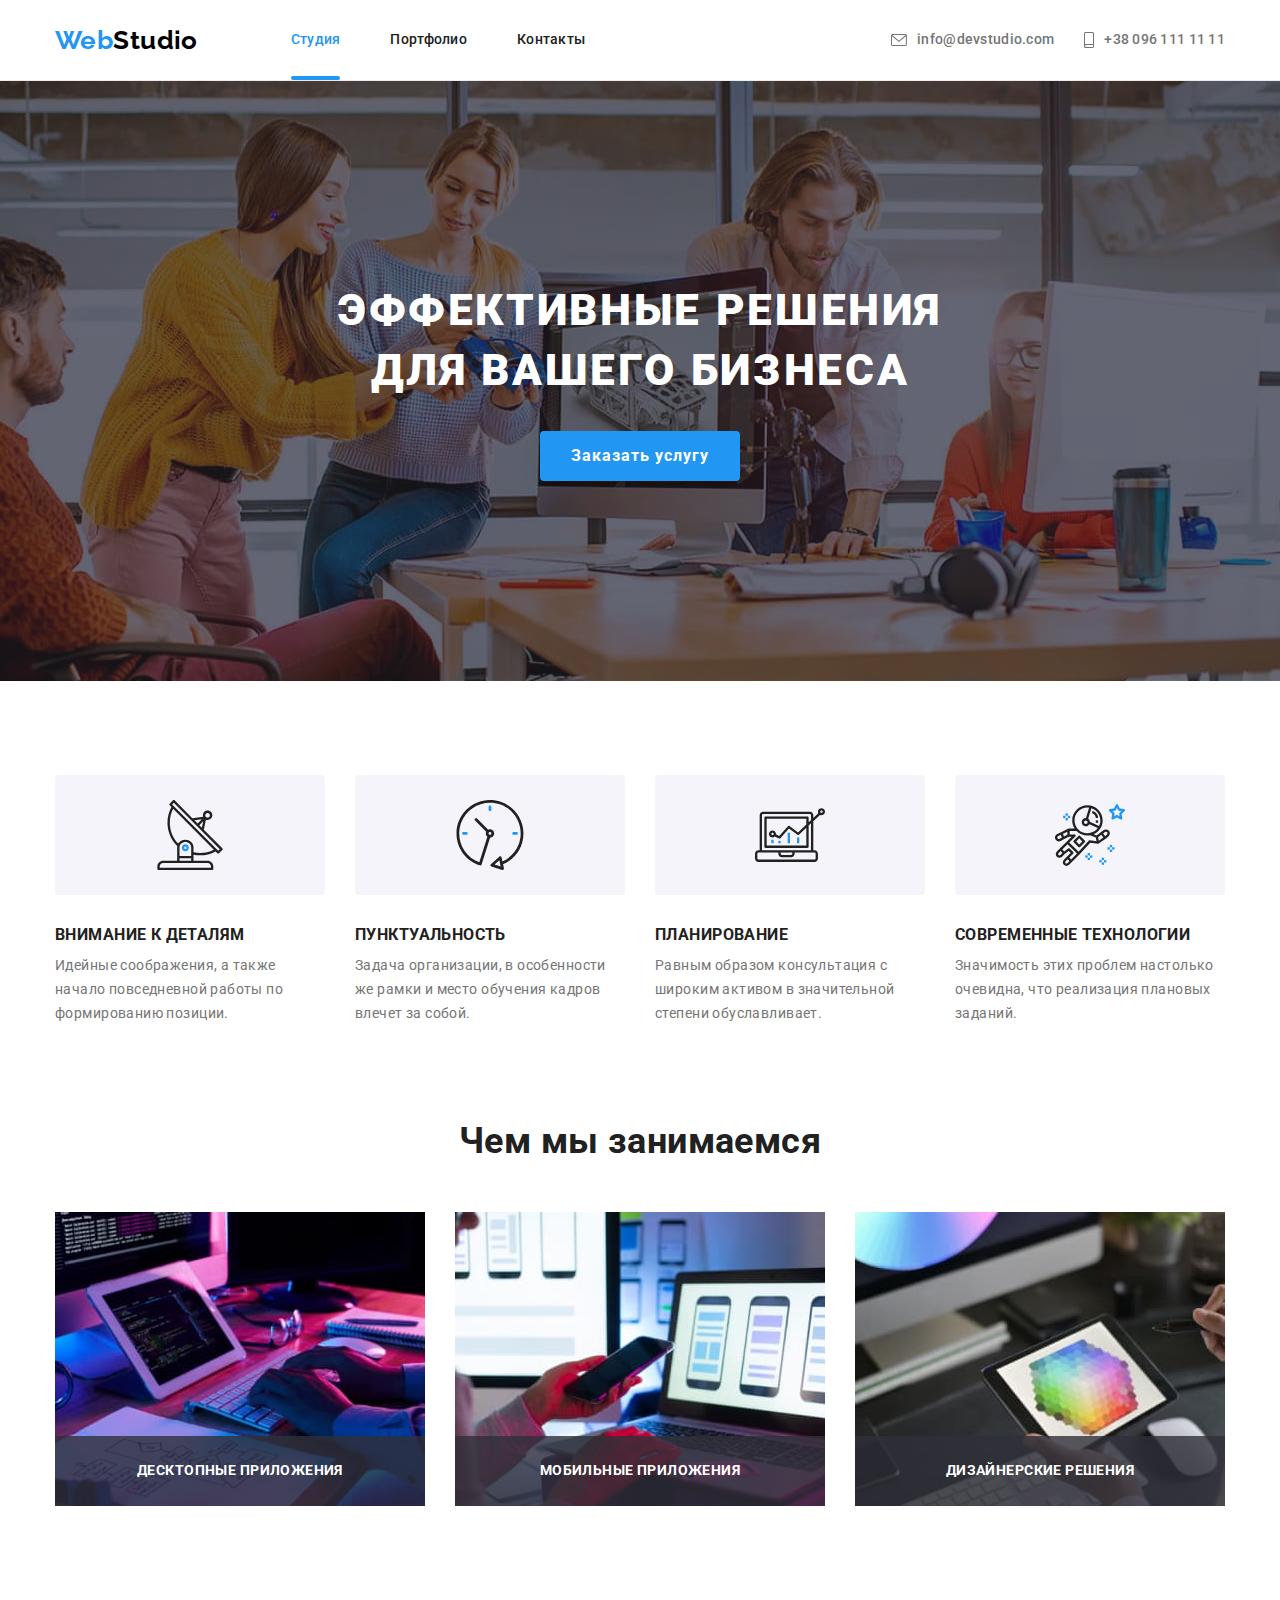
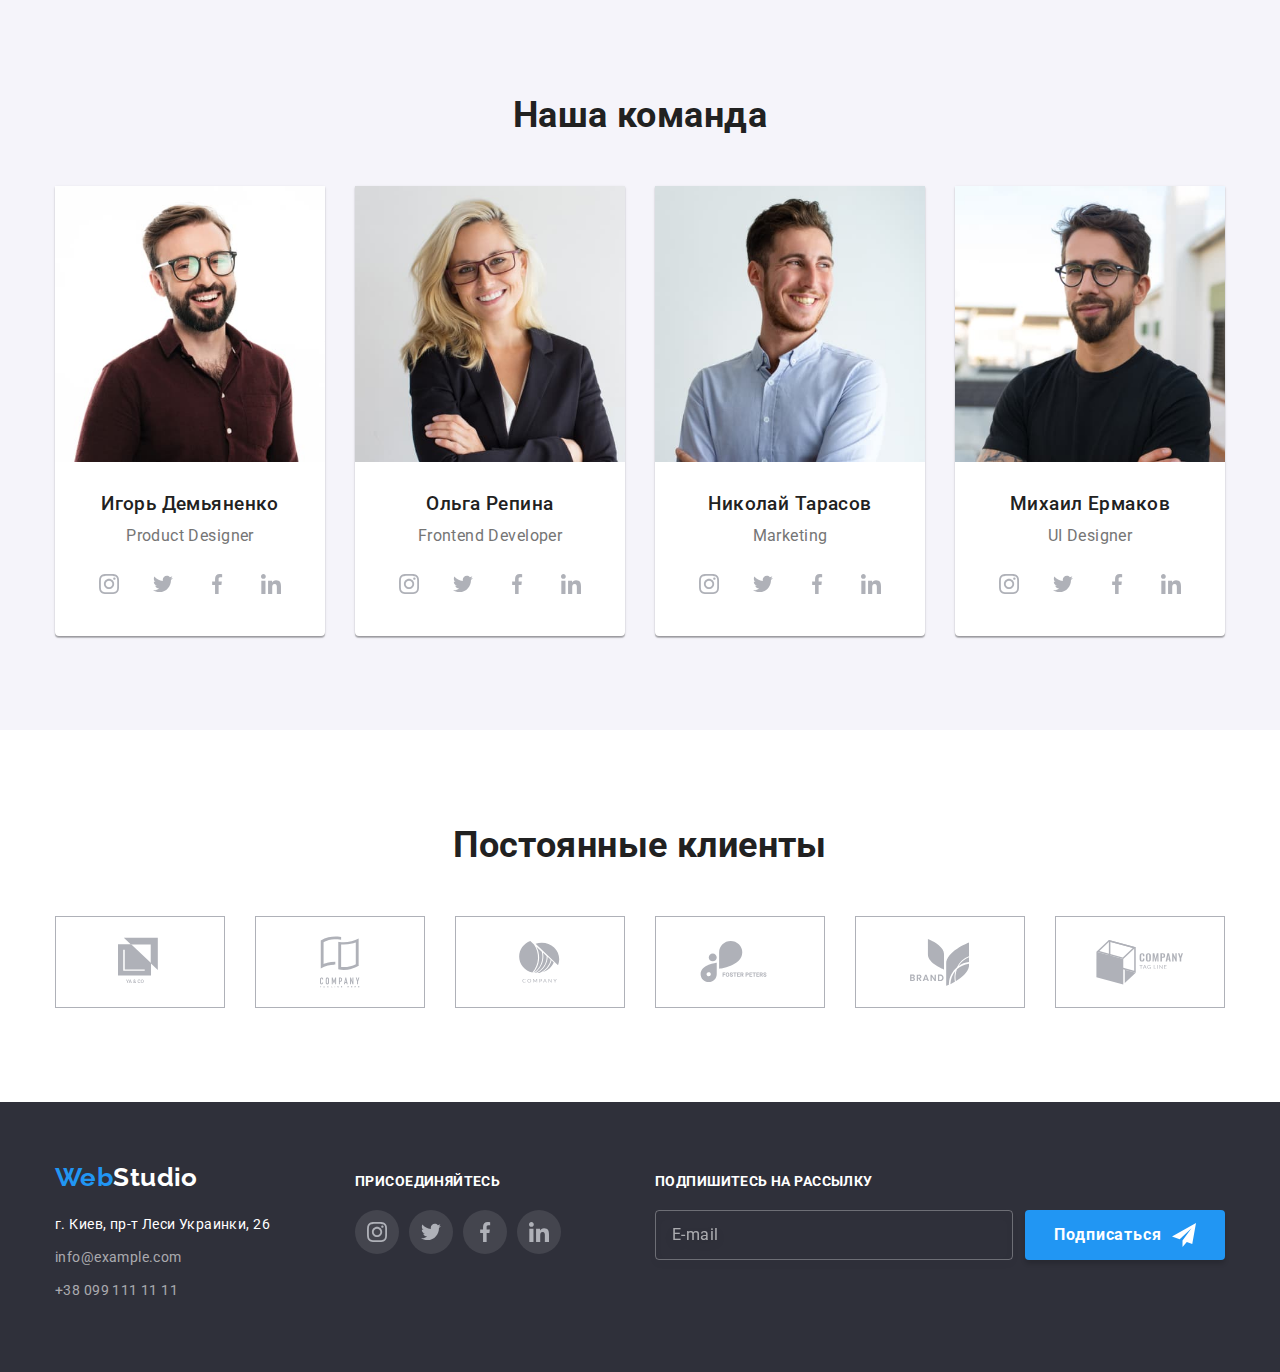
<file: index.html>
<!DOCTYPE html>
<html lang="ru">
<head>
    <meta charset="UTF-8">
    <meta http-equiv="X-UA-Compatible" content="IE=edge">
    <meta name="viewport" content="width=device-width, initial-scale=1.0">
    <title>WebStudio</title>
    <link rel="preconnect" href="https://fonts.gstatic.com">
    <link href="https://fonts.googleapis.com/css2?family=Roboto:wght@400;500;700;900&display=swap" rel="stylesheet">
    <link rel="stylesheet" href="./css/main.min.css">
</head>
<body>
    <header class="page-header">
        <div class="conteiner page-header__container  ">
            <a class="logo page-header__logo" href="./index.html" logo> <span>Web</span>Studio</a>
            <button class="page-header__button" type="button" data-menu-button>
                <svg width="40" height="40" >
                    <use class="icon-menu" href="./images/icons/icons.svg#icon-menu"></use>
                    <!-- <use class="icon-cross" href="./images/icons/icons.svg#icon-cross"></use>  -->
                </svg>
            </button>
            <div class="page-header__menu" data-menu>
                <nav class="navigation">
                    <ul class="menu   list">
                        <li class="menu__item"> <a class="menu__link page-header__link link current" href="./index.html"> Студия </a> </li>
                        <li class="menu__item"> <a class="menu__link page-header__link link" href="./portfolio.html"> Портфолио </a> </li>
                        <li class="menu__item"> <a class="menu__link page-header__link link" href=""> Контакты </a> </li>
                    </ul>
                </nav>
                <ul class="list contacts  ">
                    <li class="contacts__item"> <a class="contacts__link page-header__link link  " href="tel:+380961111111">
                            <svg class="contacts__icon" width="10" height="16">
                                <use href="./images/icons/icons.svg#icon-smartphone"></use>
                            </svg>
                            +38 096 111 11 11 </a>
                    </li>
                    <li class="contacts__item"> <a class="contacts__link page-header__link link  " href="mailto:info@devstudio.com">
                            <svg class="contacts__icon" width="16" height="12">
                                <use href="./images/icons/icons.svg#icon-envelope"></use>
                            </svg> info@devstudio.com </a>
                    </li>
                </ul>
                <ul class="social-networking list">
                    <li class="social-networking__item"> <a class="social-networking__link link" href="">Instagram</a> </li>
                    <li class="social-networking__item"> <a class="social-networking__link link" href="">Twitter</a> </li>
                    <li class="social-networking__item"> <a class="social-networking__link link" href="">Facebook</a> </li>
                    <li class="social-networking__item"> <a class="social-networking__link link" href="">LinkedIn</a> </li>
                </ul>
                <button class="page-header__menu-button" type="button" data-menu-button2>
                    <svg width="40" height="40" >
                        <use class="icon-cross" href="./images/icons/icons.svg#icon-cross"></use>
                    </svg>
                </button>
            </div>
            <!-- <button class="page-header__button" type="button" data-menu-button>
                <svg width="40" height="40" >
                    <use class="icon-menu" href="./images/icons/icons.svg#icon-menu"></use>
                    <use class="icon-cross" href="./images/icons/icons.svg#icon-cross"></use>
                </svg>
            </button> -->
        </div>
    </header>
    <main>
        <!-- main -->
        <!-- hero -->
        <section class="hero">
            <div class="conteiner">
                <h1 class="hero__title">Эффективные решения <br> для вашего бизнеса</h1>
                <button class="main-button" type="button" data-modal-open> Заказать услугу </button>
            </div>
            
        </section>
        <!-- Преимущества -->
        <section class="section benefits">
            <div class="conteiner">
                <h2 class="benefits__title section-title visually-hidden">Наши преимущества</h2>
                <ul class="benefits__list list grid">
                    <li class="benefits__item grid__item">
                        <div class="benefits__icon-box">
                            <svg class="icon" width="70" height="70">
                                <use href="./images/icons/icons.svg#icon-antenna"></use>
                            </svg>
                        </div>
                        <h3 class="benefits__item-title">Внимание к деталям</h3>
                        <p>Идейные соображения, а также начало повседневной работы по формированию позиции.</p>
                    </li>
                    <li class="benefits__item grid__item">
                        <div class="benefits__icon-box">
                            <svg class="icon" width="70" height="70">
                                <use href="./images/icons/icons.svg#icon-clock"></use>
                            </svg>
                        </div>
                        <h3 class="benefits__item-title">Пунктуальность</h3>
                        <p>Задача организации, в особенности же рамки и место обучения кадров влечет за собой.</p>
                    </li>
                    <li class="benefits__item grid__item">
                        <div class="benefits__icon-box">
                            <svg class="icon" width="70" height="70">
                                <use href="./images/icons/icons.svg#icon-diagram"></use>
                            </svg>
                        </div>
                        <h3 class="benefits__item-title">Планирование</h3>
                        <p>Равным образом консультация с широким активом в значительной степени обуславливает.</p>
                    </li>
                    <li class="benefits__item grid__item">
                        <div class="benefits__icon-box">
                            <svg class="icon" width="70" height="70">
                                <use href="./images/icons/icons.svg#icon-astronaut"></use>
                            </svg>
                        </div>
                        <h3 class="benefits__item-title">Современные технологии</h3>
                        <p>Значимость этих проблем настолько очевидна, что реализация плановых заданий.</p>
                    </li>
                </ul>
            </div>
        </section>
        <!--Чем занимаемся -->
        <section class="work">
            <div class="conteiner">
                <h2 class="section-title">Чем мы занимаемся</h2>
                <ul class="work__list list grid">
                    <li class="work__item grid__item"> 
                        <img srcset="./images/studio/box1.jpg 1x, ./images/studio/box1@2x.jpg 2x" src="./images/studio/box1.jpg" 
                        alt=" Вёрстка сайтов" width="370" height="294">
                        <p class="work__label">Десктопные приложения</p> 
                    </li>
                    <li class="work__item grid__item">
                        <img srcset="./images/studio/box2.jpg 1x, ./images/studio/box2@2x.jpg 2x" src="./images/studio/box2.jpg" 
                        alt="Создание приложений" width="370" height="294">
                        <p class="work__label">Мобильные приложения</p> 
                    </li>
                    <li class="work__item grid__item"> 
                        <img srcset="./images/studio/box3.jpg 1x, ./images/studio/box3@2x.jpg 2x" src="./images/studio/box3.jpg" 
                        alt="Веб дизайн" width="370" height="294">
                        <p class="work__label">Дизайнерские решения</p> 
                    </li>
                </ul>
            </div>
        </section>
        <!-- Команда -->
        <section class="section team">
            <div class="conteiner">
                <h2 class="section-title">Наша команда</h2>
                <ul class="list team__list grid">
                    <li class="team__item grid__item member">
                        <img srcset="./images/studio/igor.jpg 1x, ./images/studio/igor@2x.jpg 2x" src="./images/studio/igor.jpg" alt="Участник команды WebStudio" width="270" height="260">
                        <div class="member__card">
                            <h3 class="member__name"> Игорь Демьяненко</h3>
                            <p class="member__position" lang="en">Product Designer</p>
                            <ul class="social-list list">
                                <li class="social-list__item"><a class="social-list__link" href="" target="_blank" rel="noopener noreferrer" >
                                        <svg class="social-list__icon" width="20" height="20">
                                            <use href="./images/icons/icons.svg#icon-instagram"></use>
                                        </svg>
                                    </a>
                                </li>
                                <li class="social-list__item"><a class="social-list__link" href="" target="_blank" rel="noopener noreferrer">
                                        <svg class="social-list__icon" width="20" height="20">
                                            <use href="./images/icons/icons.svg#icon-twitter"></use>
                                        </svg>
                                    </a>
                                </li>
                                <li class="social-list__item"><a class="social-list__link" href="" target="_blank" rel="noopener noreferrer">
                                        <svg class="social-list__icon" width="20" height="20">
                                            <use href="./images/icons/icons.svg#icon-facebook"></use>
                                        </svg>
                                    </a>
                                </li>
                                <li class="social-list__item"><a class="social-list__link" href="" target="_blank" rel="noopener noreferrer">
                                        <svg class="social-list__icon" width="20" height="20">
                                            <use href="./images/icons/icons.svg#icon-linkedin"></use>
                                        </svg>
                                    </a>
                                </li>
                            </ul>
                        </div>
                    </li>
                    <li class="team__item grid__item member">
                        <img srcset="./images/studio/olha.jpg 1x, ./images/studio/olha@2x.jpg 2x" src="./images/studio/olha.jpg" alt="Участник команды WebStudio" width="270" height="260">
                        <div class="member__card">
                            <h3 class="member__name">Ольга Репина</h3>
                            <p class="member__position" lang="en">Frontend Developer</p>
                            <ul class="social-list list">
                                <li class="social-list__item"><a class="social-list__link" href="" target="_blank" rel="noopener noreferrer">
                                        <svg class="social-list__icon" width="20" height="20">
                                            <use href="./images/icons/icons.svg#icon-instagram"></use>
                                        </svg>
                                    </a>
                                </li>
                                <li class="social-list__item"><a class="social-list__link" href="" target="_blank" rel="noopener noreferrer">
                                        <svg class="social-list__icon" width="20" height="20">
                                            <use href="./images/icons/icons.svg#icon-twitter"></use>
                                        </svg>
                                    </a>
                                </li>
                                <li class="social-list__item"><a class="social-list__link" href="" target="_blank" rel="noopener noreferrer">
                                        <svg class="social-list__icon" width="20" height="20">
                                            <use href="./images/icons/icons.svg#icon-facebook"></use>
                                        </svg>
                                    </a>
                                </li>
                                <li class="social-list__item"><a class="social-list__link" href="" target="_blank" rel="noopener noreferrer">
                                        <svg class="social-list__icon" width="20" height="20">
                                            <use href="./images/icons/icons.svg#icon-linkedin"></use>
                                        </svg>
                                    </a>
                                </li>
                            </ul>
                        </div>
                    </li>
                    <li class="team__item grid__item member">
                        <img srcset="./images/studio/nikolay.jpg 1x, ./images/studio/nikolay@2x.jpg 2x" src="./images/studio/nikolay.jpg" alt="Участник команды WebStudio" width="270" height="260">
                        <div class="member__card">
                            <h3 class="member__name">Николай Тарасов</h3>
                            <p class="member__position" lang="en">Marketing</p>
                            <ul class="social-list list">
                                <li class="social-list__item"><a class="social-list__link" href="" target="_blank" rel="noopener noreferrer">
                                        <svg class="social-list__icon" width="20" height="20">
                                            <use href="./images/icons/icons.svg#icon-instagram"></use>
                                        </svg>
                                    </a>
                                </li>
                                <li class="social-list__item"><a class="social-list__link" href="" target="_blank" rel="noopener noreferrer">
                                        <svg class="social-list__icon" width="20" height="20">
                                            <use href="./images/icons/icons.svg#icon-twitter"></use>
                                        </svg>
                                    </a>
                                </li>
                                <li class="social-list__item"><a class="social-list__link" href="" target="_blank" rel="noopener noreferrer">
                                        <svg class="social-list__icon" width="20" height="20">
                                            <use href="./images/icons/icons.svg#icon-facebook"></use>
                                        </svg>
                                    </a>
                                </li>
                                <li class="social-list__item"><a class="social-list__link" href="" target="_blank" rel="noopener noreferrer">
                                        <svg class="social-list__icon" width="20" height="20">
                                            <use href="./images/icons/icons.svg#icon-linkedin"></use>
                                        </svg>
                                    </a>
                                </li>
                            </ul>
                        </div>
                    </li>
                    <li class="team__item grid__item member">
                        <img srcset="./images/studio/mihail.jpg 1x, ./images/studio/mihail@2x.jpg 2x" src="./images/studio/mihail.jpg" alt="Участник команды WebStudio" width="270" height="260">
                        <div class="member__card">
                            <h3 class="member__name">Михаил Ермаков</h3>
                            <p class="member__position" lang="en">UI Designer</p>
                            <ul class="social-list list">
                                <li class="social-list__item"><a class="social-list__link" href="" target="_blank" rel="noopener noreferrer">
                                        <svg class="social-list__icon" width="20" height="20">
                                            <use href="./images/icons/icons.svg#icon-instagram"></use>
                                        </svg>
                                    </a>
                                </li>
                                <li class="social-list__item"><a class="social-list__link" href="" target="_blank" rel="noopener noreferrer">
                                        <svg class="social-list__icon" width="20" height="20">
                                            <use href="./images/icons/icons.svg#icon-twitter"></use>
                                        </svg>
                                    </a>
                                </li>
                                <li class="social-list__item"><a class="social-list__link" href="" target="_blank" rel="noopener noreferrer">
                                        <svg class="social-list__icon" width="20" height="20">
                                            <use href="./images/icons/icons.svg#icon-facebook"></use>
                                        </svg>
                                    </a>
                                </li>
                                <li class="social-list__item"><a class="social-list__link" href="" target="_blank" rel="noopener noreferrer">
                                        <svg class="social-list__icon" width="20" height="20">
                                            <use href="./images/icons/icons.svg#icon-linkedin"></use>
                                        </svg>
                                    </a>
                                </li>
                            </ul>
                        </div>
                    </li>
                </ul>
            </div>
        </section>
        <!-- наши клиенты -->
        <section class="section our-clients">
            <div class="conteiner">
                <h2 class="section-title">Постоянные клиенты</h2>
                <ul class="our-clients__list grid list">
                    <li class=grid__item>
                        <a class="our-clients__link" href="" target="_blank" rel="noopener noreferrer">
                            <svg class="our-clients__icon" width="44" height="50">
                                <use href="./images/icons/icons.svg#icon-logo1"></use>
                            </svg>
                        </a>
                    </li>
                    <li class=grid__item>
                        <a class="our-clients__link" href="" target="_blank" rel="noopener noreferrer">
                            <svg class="our-clients__icon" width="40" height="52">
                                <use href="./images/icons/icons.svg#icon-logo2"></use>
                            </svg>
                        </a>
                    </li>
                    <li class=grid__item>
                        <a class="our-clients__link" href="" target="_blank" rel="noopener noreferrer">
                            <svg class="our-clients__icon" width="41" height="42">
                                <use href="./images/icons/icons.svg#icon-logo3"></use>
                            </svg>
                        </a>
                    </li>
                    <li class=grid__item>
                        <a class="our-clients__link" href="" target="_blank" rel="noopener noreferrer">
                            <svg class="our-clients__icon" width="80" height="42">
                                <use href="./images/icons/icons.svg#icon-logo4"></use>
                            </svg>
                        </a>
                    </li>
                    <li class=grid__item>
                        <a class="our-clients__link" href="" target="_blank" rel="noopener noreferrer">
                            <svg class="our-clients__icon" width="59" height="47">
                                <use href="./images/icons/icons.svg#icon-logo5"></use>
                            </svg>
                        </a>
                    </li>
                    <li class=grid__item>
                        <a class="our-clients__link" href="" target="_blank" rel="noopener noreferrer">
                            <svg class="our-clients__icon" width="88" height="45">
                                <use href="./images/icons/icons.svg#icon-logo6"></use>
                            </svg>
                        </a>
                    </li>
                </ul>
            </div>
        </section>
    </main>
    <footer class="page-footer">
        <div class="conteiner page-footer__conteiner">
            <div class="address">
                <a class="logo page-footer__logo" href="./index.html"><span>Web</span>Studio</a>
                <address>
                    <ul class="address__list list">
                        <li class="address__item"><a class="link link map" href="https://goo.gl/maps/KNrAEFHiZYmfHYcRA" target="_blank"
                                rel="noopener noreferer"> г. Киев, пр-т Леси Украинки, 26 </a> </li>
                        <li class="address__item"><a class="link mail" href="mailto:info@example.com"> info@example.com</a> </li>
                        <li class="address__item"><a class="link tell" href="tel:+380991111111"> +38 099 111 11 11 </a> </li>
                    </ul>
                </address>
            </div>
            <div class="socials">
                <h2 class="socials__title">присоединяйтесь</h2>
                <ul class="social-list list">
                    <li class="social-list__item"><a class="social-list__link" href="" target="_blank" rel="noopener noreferrer">
                            <svg class="social-list__icon" width="20" height="20">
                                <use href="./images/icons/icons.svg#icon-instagram"></use>
                            </svg>
                        </a>
                    </li>
                    <li class="social-list__item"><a class="social-list__link" href="" target="_blank" rel="noopener noreferrer">
                            <svg class="social-list__icon" width="20" height="20">
                                <use href="./images/icons/icons.svg#icon-twitter"></use>
                            </svg>
                        </a>
                    </li>
                    <li class="social-list__item"><a class="social-list__link" href="" target="_blank" rel="noopener noreferrer">
                            <svg class="social-list__icon" width="20" height="20">
                                <use href="./images/icons/icons.svg#icon-facebook"></use>
                            </svg>
                        </a>
                    </li>
                    <li class="social-list__item"><a class="social-list__link" href="" target="_blank" rel="noopener noreferrer">
                            <svg class="social-list__icon" width="20" height="20">
                                <use href="./images/icons/icons.svg#icon-linkedin"></use>
                            </svg>
                        </a>
                    </li>
                </ul>
            </div>
            <div class="subscription">
                <h2 class="subscription__title">Подпишитесь на рассылку</h2>
                <form class="subscription__form">
                    <input class="subscription__input" type="email" name="email-send" id="email-send" placeholder="E-mail">
                    <button class="subscription__btn main-button" type="submit">Подписаться
                        <svg class="subscription__icon" width="24" height="24">
                            <use href="./images/icons/icons.svg#icon-send"></use>
                        </svg>
                    </button>
                </form>
            </div>
        </div>
    </footer>
    <div class="backdrop is-hidden" data-modal>
        <div class="modal">
            <button class="modal__btn-close" type="button" data-modal-close>
                <svg class="modal__btn-close-icon" width="18" height="18">
                    <use href="./images/icons/icons.svg#icon-close"></use>
                </svg>
            </button>
            <p class="modal__title">Оставьте свои данные, мы вам перезвоним</p>
            <form class="form">
                <div class="form__field">
                    <label class="form__field-label" for="name" >Имя</label>
                    <input class="form__field-input" type="text" name="name" id="name">
                    <svg class="form__field-icon" width="18" height="18">
                        <use href="./images/icons/icons.svg#icon-person"></use>
                    </svg>
                </div>
                <div class="form__field">
                    <label class="form__field-label" for="tel">Телефон</label>
                    <input class="form__field-input" type="tel" name="tel" id="tel">
                    <svg class="form__field-icon" width="18" height="18">
                        <use href="./images/icons/icons.svg#icon-phone"></use>
                    </svg>
                </div>
                <div class="form__field">
                    <label class="form__field-label" for="email">Почта</label>
                    <input class="form__field-input" type="email" name="email" id="email">
                    <svg class="form__field-icon" width="18" height="18">
                        <use href="./images/icons/icons.svg#icon-email"></use>
                    </svg>
                </div>
                <div class="form__field">
                    <label class="form__field-label" for="comment">Коментарий</label>
                    <textarea class="form__field-input form__field-input--resize" name="comment" id="comment" cols="8" rows="10" placeholder="Введите текст"></textarea>
                </div>
                <div class="agreement">
                    <label class="agreement__label" for="agree">
                        <input class="agreement__checkbox" type="checkbox" name="agree" id="agree" required>
                        <svg class="agreement__icon" width="16" height="15">
                            <use href="./images/icons/icons.svg#icon-check"></use>
                        </svg>
                        <span>Соглашаюсь с рассылкой и принимаю <a class="agreement__condition" href="" target="_blank">Условия договора</a></span>
                    </label>
                    
                </div>
                <button class="form__btn main-button" type="submit">Отправить</button>
            </form>
        </div>
    </div> 
    <script src="./js/modal.js"></script>
    <script src="./js/mobile-menu.js"></script>
</body>
</html>
</file>
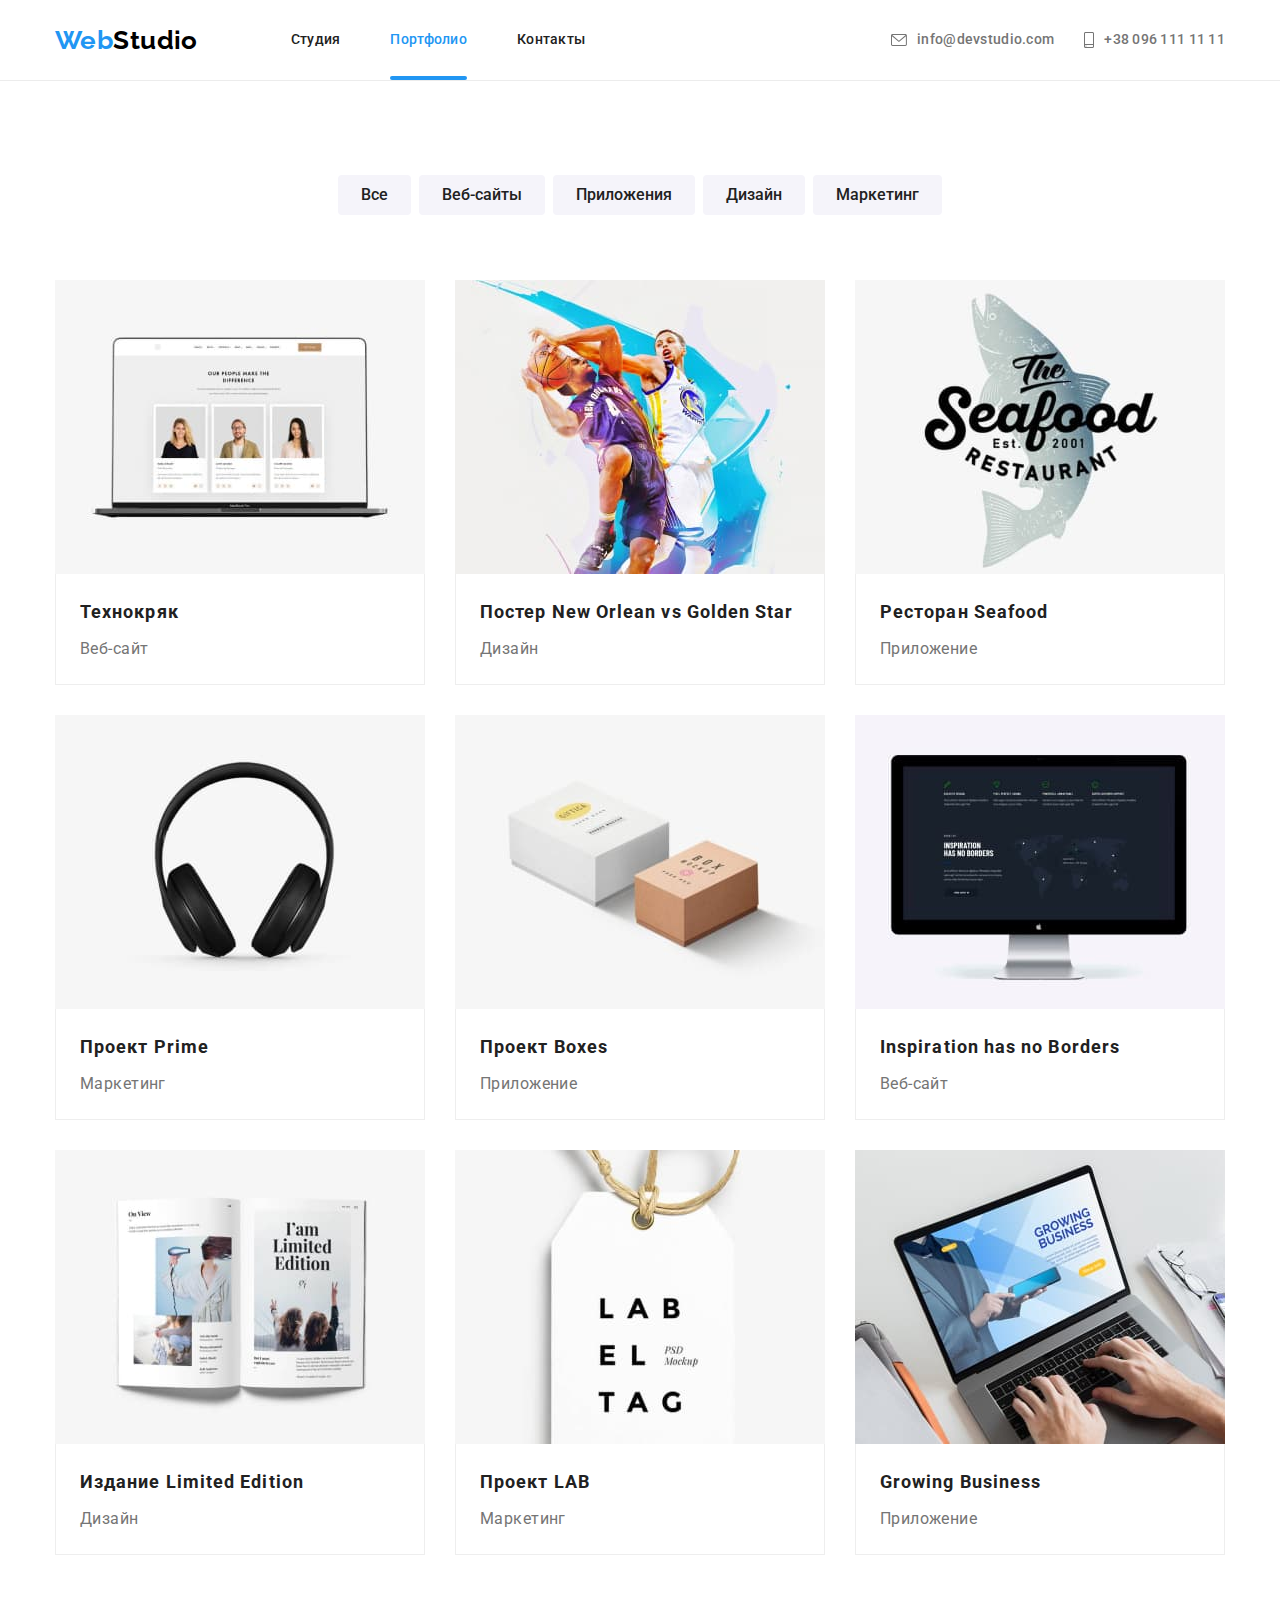
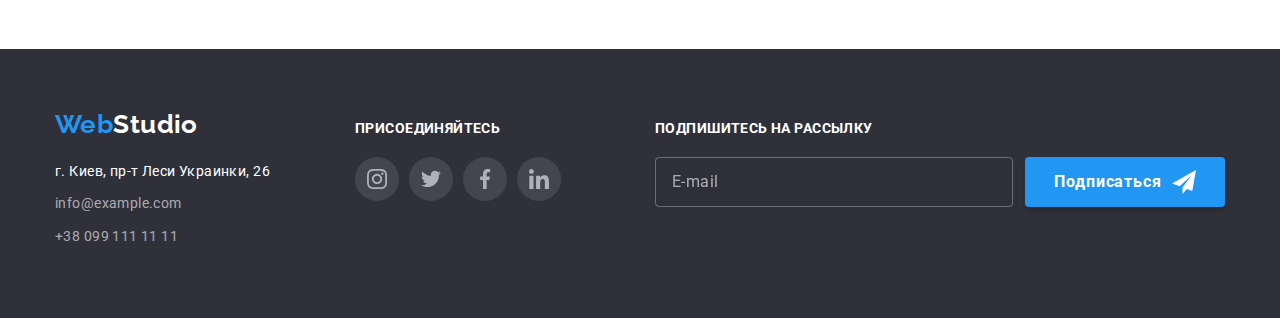
<file: portfolio.html>
<!DOCTYPE html>
<html lang="ru">

<head>
    <meta charset="UTF-8">
    <meta http-equiv="X-UA-Compatible" content="IE=edge">
    <meta name="viewport" content="width=device-width, initial-scale=1.0">
    <title>WebStudio-Портфолио</title>
    <link rel="preconnect" href="https://fonts.gstatic.com">
    <link href="https://fonts.googleapis.com/css2?family=Roboto:wght@400;500;700;900&display=swap" rel="stylesheet">
    <link rel="stylesheet" href="./css/main.min.css">
</head>

<body>
    <header class="page-header">
        <div class="conteiner page-header__container  ">
            <a class="logo page-header__logo" href="./index.html" logo> <span>Web</span>Studio</a>
            <div class="page-header__menu" data-menu>
                <nav class="navigation">
                    <ul class="menu   list">
                        <li class="menu__item"> <a class="menu__link page-header__link link" href="./index.html">
                                Студия </a> </li>
                        <li class="menu__item"> <a class="menu__link page-header__link link current"
                                href="./portfolio.html">
                                Портфолио </a> </li>
                        <li class="menu__item"> <a class="menu__link page-header__link link" href=""> Контакты </a>
                        </li>
                    </ul>
                </nav>
                <ul class="list contacts  ">
                    <li class="contacts__item"> <a class="contacts__link page-header__link link  "
                            href="tel:+380961111111">
                            <svg class="contacts__icon" width="10" height="16">
                                <use href="./images/icons/icons.svg#icon-smartphone"></use>
                            </svg>
                            +38 096 111 11 11 </a>
                    </li>
                    <li class="contacts__item">
                        <a class="contacts__link page-header__link link" href="mailto:info@devstudio.com">
                            <svg class="contacts__icon" width="16" height="12">
                                <use href="./images/icons/icons.svg#icon-envelope"></use>
                            </svg> info@devstudio.com
                        </a>
                    </li>
                </ul>
                <ul class="social-networking list">
                    <li class="social-networking__item">
                        <a class="social-networking__link link" href="">Instagram</a>
                    </li>
                    <li class="social-networking__item">
                        <a class="social-networking__link link" href="">Twitter</a>
                    </li>
                    <li class="social-networking__item">
                        <a class="social-networking__link link" href="">Facebook</a>
                    </li>
                    <li class="social-networking__item">
                        <a class="social-networking__link link" href="">LinkedIn</a>
                    </li>
                </ul>
            </div>
            <button class="page-header__button" type="button" data-menu-button>
                <svg width="40" height="40">
                    <use class="icon-menu" href="./images/icons/icons.svg#icon-menu"></use>
                    <use class="icon-cross" href="./images/icons/icons.svg#icon-cross"></use>
                </svg>
            </button>
        </div>
    </header>
    <main>
        <section class="section">
            <div class="conteiner">
                <h1 class="visually-hidden">Портфолио</h1>
                <ul class="list filter">
                    <li class="filter__item"><button class="filter__btn" type="button">Все</button></li>
                    <li class="filter__item"><button class="filter__btn" type="button">Веб-сайты</button></li>
                    <li class="filter__item"><button class="filter__btn" type="button">Приложения</button></li>
                    <li class="filter__item"><button class="filter__btn" type="button">Дизайн</button></li>
                    <li class="filter__item"><button class="filter__btn" type="button">Маркетинг</button></li>
                </ul>
                <ul class="list product grid">
                    <li class="product__card grid__item">
                        <a class="product__link link" href="">
                            <div class="product__description">
                                <picture>
                                    <source
                                        srcset="./images/portfolio/img1/desktop.jpg 1x, ./images/portfolio/img1/desktop@2x.jpg 2x"
                                        media="(min-width: 1200px)" />
                                    <source
                                        srcset="./images/portfolio/img1/tablet.jpg 1x, ./images/portfolio/img1/tablet@2x.jpg 2x"
                                        media="(min-width: 768px)" />
                                    <source
                                        srcset="./images/portfolio/img1/mobile.jpg 1x, ./images/portfolio/img1/mobile@2x.jpg 2x"
                                        media="(max-width: 767.98px)" />
                                    <img src="./images/portfolio/img1/mobile.jpg" alt="photo" />
                                </picture>
                                <!-- <img src="./images/portfolio/img1.jpg" alt="Пример сайта" width="370" height="295"> -->
                                <p class="overlay flexbox">Технокряк это современная площадка распространения
                                    коронавируса. Компании используют эту платформу для цифрового
                                    шпионажа и атак на защищённые сервера конкурентов.</p>
                            </div>
                            <div class="product__info">
                                <h2 class="product__title">Технокряк</h2>
                                <p class="product__type">Веб-сайт</p>
                            </div>
                        </a>
                    </li>
                    <li class="product__card grid__item">
                        <a class="product__link link" href="">
                            <div class="product__description">
                                <picture>
                                    <source
                                        srcset="./images/portfolio/img2/desktop.jpg 1x, ./images/portfolio/img2/desktop@2x.jpg 2x"
                                        media="(min-width: 1200px)" />
                                    <source
                                        srcset="./images/portfolio/img2/tablet.jpg 1x, ./images/portfolio/img2/tablet@2x.jpg 2x"
                                        media="(min-width: 768px)" />
                                    <source
                                        srcset="./images/portfolio/img2/mobile.jpg 1x, ./images/portfolio/img2/mobile@2x.jpg 2x"
                                        media="(max-width: 767.98px)" />
                                    <img src="./images/portfolio/img2/mobile.jpg" alt="photo" />
                                </picture>
                                <p class="overlay flexbox">Технокряк это современная площадка распространения
                                    коронавируса. Компании используют эту платформу для цифрового
                                    шпионажа и атак на защищённые сервера конкурентов.</p>
                            </div>
                            <div class="product__info">
                                <h2 class="product__title">Постер <span lang="en">New Orlean vs Golden Star</span></h2>
                                <p class="product__type">Дизайн</p>
                            </div>
                        </a>
                    </li>
                    <li class="product__card grid__item">
                        <a class="product__link link" href="">
                            <div class="product__description">
                                <picture>
                                    <source srcset="./images/portfolio/img3/desktop.jpg 1x, ./images/portfolio/img3/desktop@2x.jpg 2x"
                                        media="(min-width: 1200px)" />
                                    <source srcset="./images/portfolio/img3/tablet.jpg 1x, ./images/portfolio/img3/tablet@2x.jpg 2x"
                                        media="(min-width: 768px)" />
                                    <source srcset="./images/portfolio/img3/mobile.jpg 1x, ./images/portfolio/img3/mobile@2x.jpg 2x"
                                        media="(max-width: 767.98px)" />
                                    <img src="./images/portfolio/img3/mobile.jpg" alt="photo" />
                                </picture>
                                <p class="overlay flexbox">Технокряк это современная площадка распространения
                                    коронавируса. Компании используют эту платформу для цифрового
                                    шпионажа и атак на защищённые сервера конкурентов.</p>
                            </div>
                            <div class="product__info">
                                <h2 class="product__title">Ресторан <span lang="en">Seafood</span></h2>
                                <p class="product__type">Приложение</p>
                            </div>
                        </a>
                    </li>
                    <li class="product__card grid__item">
                        <a class="product__link link" href="">
                            <div class="product__description">
                                <picture>
                                    <source srcset="./images/portfolio/img4/desktop.jpg 1x, ./images/portfolio/img4/desktop@2x.jpg 2x"
                                        media="(min-width: 1200px)" />
                                    <source srcset="./images/portfolio/img4/tablet.jpg 1x, ./images/portfolio/img4/tablet@2x.jpg 2x"
                                        media="(min-width: 768px)" />
                                    <source srcset="./images/portfolio/img4/mobile.jpg 1x, ./images/portfolio/img4/mobile@2x.jpg 2x"
                                        media="(max-width: 767.98px)" />
                                    <img src="./images/portfolio/img4/mobile.jpg" alt="photo" />
                                </picture>
                                <p class="overlay flexbox">Технокряк это современная площадка распространения
                                    коронавируса. Компании используют эту платформу для цифрового
                                    шпионажа и атак на защищённые сервера конкурентов.</p>
                            </div>
                            <div class="product__info">
                                <h2 class="product__title">Проект <span lang="en">Prime</span></h2>
                                <p class="product__type">Маркетинг</p>
                            </div>
                        </a>
                    </li>
                    <li class="product__card grid__item">
                        <a class="product__link link" href="">
                            <div class="product__description">
                                <picture>
                                    <source srcset="./images/portfolio/img5/desktop.jpg 1x, ./images/portfolio/img5/desktop@2x.jpg 2x"
                                        media="(min-width: 1200px)" />
                                    <source srcset="./images/portfolio/img5/tablet.jpg 1x, ./images/portfolio/img5/tablet@2x.jpg 2x"
                                        media="(min-width: 768px)" />
                                    <source srcset="./images/portfolio/img5/mobile.jpg 1x, ./images/portfolio/img5/mobile@2x.jpg 2x"
                                        media="(max-width: 767.98px)" />
                                    <img src="./images/portfolio/img5/mobile.jpg" alt="photo" />
                                </picture>
                                <p class="overlay flexbox">Технокряк это современная площадка распространения
                                    коронавируса. Компании используют эту платформу для цифрового
                                    шпионажа и атак на защищённые сервера конкурентов.</p>
                            </div>
                            <div class="product__info">
                                <h2 class="product__title">Проект <span lang="en">Boxes</span></h2>
                                <p class="product__type">Приложение</p>
                            </div>
                        </a>
                    </li>
                    <li class="product__card grid__item">
                        <a class="product__link link" href="">
                            <div class="product__description">
                                <picture>
                                    <source srcset="./images/portfolio/img6/desktop.jpg 1x, ./images/portfolio/img6/desktop@2x.jpg 2x"
                                        media="(min-width: 1200px)" />
                                    <source srcset="./images/portfolio/img6/tablet.jpg 1x, ./images/portfolio/img6/tablet@2x.jpg 2x"
                                        media="(min-width: 768px)" />
                                    <source srcset="./images/portfolio/img6/mobile.jpg 1x, ./images/portfolio/img6/mobile@2x.jpg 2x"
                                        media="(max-width: 767.98px)" />
                                    <img src="./images/portfolio/img6/mobile.jpg" alt="photo" />
                                </picture>
                                <p class="overlay flexbox">Технокряк это современная площадка распространения
                                    коронавируса. Компании используют эту платформу для цифрового
                                    шпионажа и атак на защищённые сервера конкурентов.</p>
                            </div>
                            <div class="product__info">
                                <h2 class="product__title" lang="en">Inspiration has no Borders</h2>
                                <p class="product__type">Веб-сайт</p>
                            </div>
                        </a>
                    </li>
                    <li class="product__card grid__item">
                        <a class="product__link link" href="">
                            <div class="product__description">
                                <picture>
                                    <source srcset="./images/portfolio/img7/desktop.jpg 1x, ./images/portfolio/img7/desktop@2x.jpg 2x"
                                        media="(min-width: 1200px)" />
                                    <source srcset="./images/portfolio/img7/tablet.jpg 1x, ./images/portfolio/img7/tablet@2x.jpg 2x"
                                        media="(min-width: 768px)" />
                                    <source srcset="./images/portfolio/img7/mobile.jpg 1x, ./images/portfolio/img7/mobile@2x.jpg 2x"
                                        media="(max-width: 767.98px)" />
                                    <img src="./images/portfolio/img7/mobile.jpg" alt="photo" />
                                </picture>
                                <p class="overlay flexbox">Технокряк это современная площадка распространения
                                    коронавируса. Компании используют эту платформу для цифрового
                                    шпионажа и атак на защищённые сервера конкурентов.</p>
                            </div>
                            <div class="product__info">
                                <h2 class="product__title">Издание <span lang="en">Limited Edition</span></h2>
                                <p class="product__type">Дизайн</p>
                            </div>
                        </a>
                    </li>
                    <li class="product__card grid__item">
                        <a class="product__link link" href="">
                            <div class="product__description">
                                <picture>
                                    <source srcset="./images/portfolio/img8/desktop.jpg 1x, ./images/portfolio/img8/desktop@2x.jpg 2x"
                                        media="(min-width: 1200px)" />
                                    <source srcset="./images/portfolio/img8/tablet.jpg 1x, ./images/portfolio/img8/tablet@2x.jpg 2x"
                                        media="(min-width: 768px)" />
                                    <source srcset="./images/portfolio/img8/mobile.jpg 1x, ./images/portfolio/img8/mobile@2x.jpg 2x"
                                        media="(max-width: 767.98px)" />
                                    <img src="./images/portfolio/img8/mobile.jpg" alt="photo" />
                                </picture>
                                <p class="overlay flexbox">Технокряк это современная площадка распространения
                                    коронавируса. Компании используют эту платформу для цифрового
                                    шпионажа и атак на защищённые сервера конкурентов.</p>
                            </div>
                            <div class="product__info">
                                <h2 class="product__title">Проект <span lang="en">LAB</span></h2>
                                <p class="product__type">Маркетинг</p>
                            </div>
                        </a>
                    </li>
                    <li class="product__card grid__item">
                        <a class="product__link link" href="">
                            <div class="product__description">
                                <picture>
                                    <source srcset="./images/portfolio/img9/desktop.jpg 1x, ./images/portfolio/img9/desktop@2x.jpg 2x"
                                        media="(min-width: 1200px)" />
                                    <source srcset="./images/portfolio/img9/tablet.jpg 1x, ./images/portfolio/img9/tablet@2x.jpg 2x"
                                        media="(min-width: 768px)" />
                                    <source srcset="./images/portfolio/img9/mobile.jpg 1x, ./images/portfolio/img9/mobile@2x.jpg 2x"
                                        media="(max-width: 767.98px)" />
                                    <img src="./images/portfolio/img9/mobile.jpg" alt="photo" />
                                </picture>
                                <p class="overlay flexbox">Технокряк это современная площадка распространения
                                    коронавируса. Компании используют эту платформу для цифрового
                                    шпионажа и атак на защищённые сервера конкурентов.</p>
                            </div>
                            <div class="product__info">
                                <h2 class="product__title" lang="en">Growing Business</h2>
                                <p class="product__type">Приложение</p>
                            </div>
                        </a>
                    </li>
                </ul>
            </div>
        </section>
    </main>
    <footer class="page-footer">
        <div class="conteiner page-footer__conteiner">
            <div class="address">
                <a class="logo page-footer__logo" href="./index.html"><span>Web</span>Studio</a>
                <address>
                    <ul class="address__list list">
                        <li class="address__item"><a class="link link map" href="https://goo.gl/maps/KNrAEFHiZYmfHYcRA"
                                target="_blank" rel="noopener noreferer"> г. Киев, пр-т Леси Украинки, 26 </a> </li>
                        <li class="address__item"><a class="link mail" href="mailto:info@example.com">
                                info@example.com</a>
                        </li>
                        <li class="address__item"><a class="link tell" href="tel:+380991111111"> +38 099 111 11 11 </a>
                        </li>
                    </ul>
                </address>
            </div>
            <div class="socials">
                <h2 class="socials__title">присоединяйтесь</h2>
                <ul class="social-list list">
                    <li class="social-list__item"><a class="social-list__link" href="" target="_blank"
                            rel="noopener noreferrer">
                            <svg class="social-list__icon" width="20" height="20">
                                <use href="./images/icons/icons.svg#icon-instagram"></use>
                            </svg>
                        </a>
                    </li>
                    <li class="social-list__item"><a class="social-list__link" href="" target="_blank"
                            rel="noopener noreferrer">
                            <svg class="social-list__icon" width="20" height="20">
                                <use href="./images/icons/icons.svg#icon-twitter"></use>
                            </svg>
                        </a>
                    </li>
                    <li class="social-list__item"><a class="social-list__link" href="" target="_blank"
                            rel="noopener noreferrer">
                            <svg class="social-list__icon" width="20" height="20">
                                <use href="./images/icons/icons.svg#icon-facebook"></use>
                            </svg>
                        </a>
                    </li>
                    <li class="social-list__item"><a class="social-list__link" href="" target="_blank"
                            rel="noopener noreferrer">
                            <svg class="social-list__icon" width="20" height="20">
                                <use href="./images/icons/icons.svg#icon-linkedin"></use>
                            </svg>
                        </a>
                    </li>
                </ul>
            </div>
            <div class="subscription">
                <h2 class="subscription__title">Подпишитесь на рассылку</h2>
                <form class="subscription__form">
                    <input class="subscription__input" type="email" name="email-send" id="email-send"
                        placeholder="E-mail">
                    <button class="subscription__btn main-button" type="submit">Подписаться
                        <svg class="subscription__icon" width="24" height="24">
                            <use href="./images/icons/icons.svg#icon-send"></use>
                        </svg>
                    </button>
                </form>
            </div>
        </div>
    </footer>
    <script src="./js/modal.js"></script>
    <script src="./js/mobile-menu.js"></script>
</body>

</html>
</file>
<file: css/main.min.css>
/*! modern-normalize v1.0.0 | MIT License | https://github.com/sindresorhus/modern-normalize */*,*::before,*::after{box-sizing:border-box}:root{-moz-tab-size:4;tab-size:4}html{line-height:1.15;-webkit-text-size-adjust:100%}body{margin:0}body{font-family:system-ui,-apple-system,"Segoe UI",Roboto,Helvetica,Arial,sans-serif,"Apple Color Emoji","Segoe UI Emoji"}hr{height:0;color:inherit}abbr[title]{text-decoration:underline dotted}b,strong{font-weight:bolder}code,kbd,samp,pre{font-family:ui-monospace, SFMono-Regular, Consolas, "Liberation Mono", Menlo, monospace;font-size:1em}small{font-size:80%}sub,sup{font-size:75%;line-height:0;position:relative;vertical-align:baseline}sub{bottom:-0.25em}sup{top:-0.5em}table{text-indent:0;border-color:inherit}button,input,optgroup,select,textarea{font-family:inherit;font-size:100%;line-height:1.15;margin:0}button,select{text-transform:none}button,[type="button"],[type="reset"],[type="submit"]{-webkit-appearance:button}::-moz-focus-inner{border-style:none;padding:0}:-moz-focusring{outline:1px dotted ButtonText}:-moz-ui-invalid{box-shadow:none}legend{padding:0}progress{vertical-align:baseline}::-webkit-inner-spin-button,::-webkit-outer-spin-button{height:auto}[type="search"]{-webkit-appearance:textfield;outline-offset:-2px}::-webkit-search-decoration{-webkit-appearance:none}::-webkit-file-upload-button{-webkit-appearance:button;font:inherit}summary{display:list-item}:root{--main-color-text: #757575;--second-color-text: #212121;--dark-bg-color-text: #fff;--accent-color-text: #2196f3;--dark-bgc: #2f303a;--light-bgc: #f5f4fa;--box-shadow: 0px 1px 3px rgba(0, 0, 0, 0.12), 0px 1px 1px rgba(0, 0, 0, 0.14),
    0px 2px 1px rgba(0, 0, 0, 0.2);--color-btn: #212121;--border-product: #eeeeee;--border-header: #ececec;--icon-color: #afb1b8;--box-shadow-product: 1px 1px rgba(0, 0, 0, 0.12),
    0px 4px 4px rgba(0, 0, 0, 0.06), 1px 4px 6px rgba(0, 0, 0, 0.16);--box-shadow-btn: 0px 3px 1px rgba(0, 0, 0, 0.1),
    0px 1px 2px rgba(0, 0, 0, 0.08), 0px 2px 2px rgba(0, 0, 0, 0.12);--bgc-icon-box: #f5f4fa;--time-function: cubic-bezier(0.4, 0, 0.2, 1);--main-font-family: "Roboto", sans-serif;--main-font-size: 14px;--main-font-weight: 400;--main-line-height: 1.71;--main-letter-spacing: 0.03em;--section-font-size: 36px;--section-font-weight: 700;--section-line-height: 1.17}html{box-sizing:border-box}*,*::after,*::before{box-sizing:inherit}body{font-family:var(--main-font-family);font-size:var(--main-font-size);font-weight:var(--main-font-weight);line-height:var(--main-line-height);letter-spacing:var(--main-letter-spacing);color:var(--main-color-text)}h1,h2,h3,h4,h5,h6,p{margin:0}.list{list-style:none;padding-left:0;margin:0}.link{text-decoration:none}.link:hover,.link:focus{color:var(--accent-color-text)}img{display:block;width:100%;height:auto}.visually-hidden{position:absolute !important;clip:rect(1px 1px 1px 1px);clip:rect(1px, 1px, 1px, 1px);padding:0 !important;border:0 !important;height:1px !important;width:1px !important;overflow:hidden}address{font-style:normal}img{width:100%;height:auto}.modal-open{overflow:hidden}@font-face{font-family:"Raleway";font-style:normal;font-weight:700;src:url("../fonts/raleway-v19-latin-700.eot");src:local(""),url("../fonts/raleway-v19-latin-700.eot?#iefix") format("embedded-opentype"),url("../fonts/raleway-v19-latin-700.woff2") format("woff2"),url("../fonts/raleway-v19-latin-700.woff") format("woff"),url("../fonts/raleway-v19-latin-700.ttf") format("truetype"),url("../fonts/raleway-v19-latin-700.svg#Raleway") format("svg")}.conteiner{width:100%;margin-left:auto;margin-right:auto;padding-left:15px;padding-right:15px}@media screen and (min-width: 480px){.conteiner{max-width:480px}}@media screen and (min-width: 768px){.conteiner{max-width:768px}}@media screen and (min-width: 1200px){.conteiner{max-width:1200px}}.grid{display:flex;flex-wrap:wrap;margin-left:calc(var(--space-between) * (-1));margin-top:calc(var(--space-between) * (-1))}.grid__item{width:calc( (100% - var(--grid-item-count) * var(--space-between)) / var(--grid-item-count));margin-left:var(--space-between);margin-top:var(--space-between)}.logo{font-family:"Raleway", sans-serif;font-weight:700;color:#000;text-decoration:none;font-size:24px;line-height:1.16}@media screen and (min-width: 1200px){.logo{font-size:26px;line-height:1.19}}.logo>span{color:var(--accent-color-text)}.main-button{font-weight:700;font-size:16px;line-height:1.87;min-width:200px;min-height:50px;border:transparent;border-radius:4px;box-shadow:0px 4px 4px rgba(0,0,0,0.15);letter-spacing:0.06em;color:var(--dark-bg-color-text);background-color:var(--accent-color-text);cursor:pointer}.page-header__menu{display:flex;flex-direction:column;overflow-y:scroll}@media screen and (max-width: 767.98px){.page-header__menu{display:none;position:fixed;top:0;left:0;width:100%;height:100vh;z-index:10;padding:48px 40px;background-color:var(--dark-bg-color-text)}}@media screen and (min-width: 768px){.page-header__menu{flex-direction:row;align-items:center;flex-grow:2;justify-content:space-between}}.is-open{display:flex}@media screen and (min-width: 768px){.page-header__link{padding-top:32px;padding-bottom:32px;display:flex;align-items:center}}.page-header__button{background-color:transparent;border:none;cursor:pointer}.page-header__button:hover .icon-menu,.page-header__button:focus .icon-menu,.page-header__button:hover .icon-cross,.page-header__button:focus .icon-cross{fill:var(--accent-color-text)}@media screen and (min-width: 768px){.page-header__button{display:none}}.page-header__button.is-open{z-index:10}.page-header__button.is-open .icon-menu{display:none}@media screen and (max-width: 767.98px){.navigation{margin-bottom:auto}}@media screen and (min-width: 768px){.navigation{margin-right:auto}}.page-header-menu{position:relative}body.modal-open .page-header__button{display:none}.page-header__menu-button{position:absolute;top:10px;right:15px;background-color:transparent;border:none;cursor:pointer}.page-header__menu-button:hover .icon-cross,.page-header__menu-button:focus .icon-cross{fill:var(--accent-color-text)}@media screen and (min-width: 768px){.page-header__menu-button{display:none}}.menu{font-size:40px;line-height:1.17;letter-spacing:0.02em;font-weight:500}@media screen and (min-width: 768px){.menu{display:flex;font-size:14px;line-height:1.14}}@media screen and (max-width: 767.98px){.menu__item:not(:last-child){margin-bottom:32px}}@media screen and (min-width: 768px){.menu__item:not(:last-child){margin-right:50px}}.menu__link{color:var(--second-color-text);transition:color 250ms var(--time-function)}@media screen and (min-width: 768px){.menu__link{padding:32px 0}}.current{color:var(--accent-color-text);position:relative}@media screen and (min-width: 768px){.current::after{content:"";position:absolute;bottom:0;display:block;height:4px;width:100%;background-color:#2196f3;border-radius:2px}}.contacts{font-weight:500;letter-spacing:0.02em;line-height:1.17}@media screen and (max-width: 767.98px){.contacts{margin-bottom:64px}}@media screen and (min-width: 768px){.contacts{font-size:12px;line-height:1.16;display:flex;flex-direction:column-reverse}}@media screen and (min-width: 1200px){.contacts{font-size:14px;line-height:1.14;flex-direction:row-reverse}}@media screen and (max-width: 767.98px){.contacts__item:first-child{font-size:34px;color:var(--accent-color-text);margin-bottom:32px}}@media screen and (max-width: 767.98px){.contacts__item:last-child{font-size:24px;color:var(--main-color-text)}}@media screen and (min-width: 1200px){.contacts__item:last-child{margin-right:30px}}.contacts__link{color:inherit;transition:color 250ms var(--time-function)}.contacts__link:hover>.contacts__icon,.contacts__link:focus>.contacts__icon{fill:var(--accent-color-text)}@media screen and (min-width: 768px){.contacts__link{padding:5px 0}}@media screen and (min-width: 1200px){.contacts__link{padding:32px 0}}.contacts__icon{fill:var(--main-color-text);transition:fill 250ms var(--time-function)}@media screen and (max-width: 767.98px){.contacts__icon{display:none}}@media screen and (min-width: 768px){.contacts__icon{margin-right:8px}}@media screen and (min-width: 1200px){.contacts__icon{margin-right:10px}}.social-networking{font-weight:500;font-size:18px;line-height:1.22;display:flex;flex-wrap:wrap;margin:0 -10px}@media screen and (min-width: 768px){.social-networking{display:none}}.social-networking__item{padding:0 10px;margin-bottom:10px}.social-networking__item:not(:last-child){border-right:1px solid rgba(33,33,33,0.2)}.social-networking__link{color:var(--accent-color-text)}.hero__title{font-weight:900;font-size:26px;line-height:1.62;letter-spacing:0.06em;text-transform:uppercase;color:var(--dark-bg-color-text);margin-right:auto;margin-left:auto;margin-bottom:30px}@media screen and (min-width: 1200px){.hero__title{font-size:44px;line-height:1.36}}.form{font-size:12px;line-height:1.17}.form__field{position:relative;margin-bottom:10px}.form__field-icon{position:absolute;bottom:11px;left:12px;fill:var(--color-btn);transition:fill 250ms var(--time-function)}.form__field-label{display:block;letter-spacing:0.01em;color:var(--main-color-text);margin-bottom:4px}.form__field-input{display:block;width:100%;height:40px;border:1px solid rgba(33,33,33,0.2);border-radius:4px;padding:0 42px;resize:none;transition:border 250ms var(--time-function)}.form__field-input::placeholder{color:rgba(117,117,117,0.5);letter-spacing:0.01em;margin-bottom:4px}.form__field-input--resize{height:120px;padding:12px 16px}.form__field:focus-within .form__field-input{border:1px solid var(--accent-color-text);outline:none}.form__field:focus-within .form__field-icon{fill:var(--accent-color-text)}.form__field:nth-last-child(3){margin-bottom:20px}.agreement{color:var(--main-color-text);margin-bottom:30px;position:relative}@media screen and (min-width: 1200px){.agreement{font-size:14px;line-height:1.71}}.agreement__label{display:flex;align-items:center;justify-content:center}.agreement__checkbox{appearance:none;position:absolute}.agreement__icon{border:2px solid black;border-radius:2px;fill:#fff;margin-right:8px}.agreement__checkbox:checked+.agreement__icon{background-color:var(--accent-color-text);border:2px solid var(--accent-color-text)}.agreement__condition{color:var(--accent-color-text)}.form__btn{display:block;margin-left:auto;margin-right:auto;box-shadow:0px 4px 4px rgba(0,0,0,0.15)}.form__btn:active{background:#188ce8;box-shadow:0px 4px 4px rgba(0,0,0,0.15);outline:none}.benefits__icon-box{background-color:var(--bgc-icon-box);border-radius:4px;margin-bottom:30px;width:100%;height:120px;display:flex;justify-content:center;align-items:center}.benefits__item-title{font-weight:700;line-height:1.17;text-transform:uppercase;color:var(--second-color-text);margin-bottom:10px}@media screen and (max-width: 767.98px){.benefits__item-title{text-align:center}}.benefits__list{--space-between: 30px}@media screen and (min-width: 768px){.benefits__list{--grid-item-count: 2}}@media screen and (min-width: 1200px){.benefits__list{--grid-item-count: 4}}@media screen and (max-width: 767.98px){.benefits__item:not(:last-child){margin-bottom:30px}}.section-title{font-weight:var(--section-font-weight);text-align:center;color:var(--second-color-text)}@media screen and (max-width: 1199.98px){.section-title{font-size:28px;line-height:1.17;margin-bottom:30px}}@media screen and (min-width: 1200px){.section-title{font-size:var(--section-font-size);line-height:var(--section-line-height);margin-bottom:50px}}.work__list{--grid-item-count: 3;--space-between: 30px}.work__item{position:relative}.work__label{position:absolute;display:flex;align-items:center;justify-content:center;font-weight:700;line-height:1.14;text-transform:uppercase;color:var(--dark-bg-color-text);height:70px;background-color:rgba(47,48,58,0.8);left:0;right:0;bottom:0}.team__list{--space-between: 30px}@media screen and (min-width: 768px){.team__list{--grid-item-count: 2}}@media screen and (min-width: 1200px){.team__list{--grid-item-count: 4}}.team__item{box-shadow:var(--box-shadow);border-radius:0px 0px 4px 4px;background-color:#fff}@media screen and (max-width: 767.98px){.team__item{width:100%}}.member__card{padding:30px 0 24px;display:flex;flex-direction:column;align-items:center;font-size:16px}@media screen and (min-width: 1200px){.member__card{padding-bottom:30px}}.member__name{font-weight:500;line-height:1.36;text-transform:none;margin-bottom:10px;color:var(--second-color-text)}.member__position{line-height:1.18;margin-bottom:0;margin-bottom:16px}.social-list{display:flex;flex-wrap:wrap;justify-content:center;margin:-5px}.social-list__item{margin:5px}.social-list__link{display:flex;justify-content:center;align-items:center;width:44px;height:44px;border-radius:50%;background-color:rgba(255,255,255,0.1);transition:background-color 250ms var(--time-function)}.social-list__link:hover,.social-list__link:focus{background-color:var(--accent-color-text)}.social-list__link:hover>.social-list__icon,.social-list__link:focus>.social-list__icon{fill:var(--dark-bg-color-text)}.social-list__icon{fill:var(--icon-color);transition:fill 250ms var(--time-function)}.our-clients{--space-between: 30px}@media screen and (max-width: 767.98px){.our-clients{--grid-item-count: 2}}@media screen and (min-width: 768px) and (max-width: 1199.98px){.our-clients{--grid-item-count: 3}}@media screen and (min-width: 1200px){.our-clients{--grid-item-count: 6}}.our-clients__link{display:flex;align-items:center;justify-content:center;height:92px;border:1px solid #afb1b8;transition:border 250ms var(--time-function)}.our-clients__link:hover,.our-clients__link:focus{border:1px solid var(--accent-color-text)}.our-clients__link:hover .our-clients__icon,.our-clients__link:focus .our-clients__icon{fill:var(--accent-color-text)}.our-clients__icon{fill:var(--icon-color);transition:fill 250ms var(--time-function)}.address__item{margin-bottom:9px}.map{color:var(--dark-bg-color-text)}.mail,.tell{color:rgba(255,255,255,0.6)}.address{text-align:center;margin-bottom:60px;width:100%}@media screen and (min-width: 768px){.address{width:calc((100% - 30px) / 2)}}@media screen and (min-width: 1200px){.address{width:calc((50% - 45px) / 2);text-align:start;margin-bottom:0}}.socials{display:flex;flex-direction:column;align-items:center;margin-bottom:60px;width:100%}@media screen and (min-width: 768px){.socials{width:calc((100% - 30px) / 2)}}@media screen and (min-width: 1200px){.socials{width:calc((50% - 45px) / 2);align-items:start;margin-bottom:0}}.socials__title{color:var(--bg-color-text);text-transform:uppercase;font-size:14px;line-height:1.14;letter-spacing:0.03em;margin-bottom:20px}.subscription{text-align:center;width:100%}@media screen and (min-width: 1200px){.subscription{width:calc((100% - 30px) / 2);text-align:start}}.subscription__title{color:var(--bg-color-text);text-transform:uppercase;line-height:1.14;font-size:14px;letter-spacing:0.03em;margin-bottom:20px}.subscription__icon{fill:#fff;margin-left:10px}.subscription__btn{display:flex;align-items:center;justify-content:center;margin:0 auto}@media screen and (min-width: 1200px){.subscription__btn{margin:0}}@media screen and (min-width: 1200px){.subscription__form{display:flex;flex-wrap:nowrap}}.subscription__input{width:100%;margin-bottom:20px;display:block;height:50px;background-color:transparent;border:1px solid rgba(255,255,255,0.3);filter:drop-shadow(0px 4px 4px rgba(0,0,0,0.15));border-radius:4px;padding-left:16px;color:#fff}@media screen and (min-width: 480px){.subscription__input{width:450px;margin-right:auto;margin-left:auto}}@media screen and (min-width: 1200px){.subscription__input{flex-grow:2;margin:0;margin-right:12px}}.subscription__input::placeholder{font-size:16px;line-height:1.25;letter-spacing:0.03em;color:rgba(255,255,255,0.6)}.filter{display:flex;flex-wrap:wrap;margin-bottom:40px}@media screen and (min-width: 1200px){.filter{justify-content:center;margin-bottom:50px}}.filter__item:not(:last-child){margin-right:8px}.filter__item{margin-bottom:15px}.filter__btn{font-weight:500;font-size:16px;line-height:1.62;padding:6px 22px;color:var(--color-btn);background-color:var(--light-bgc);border:1px solid transparent;border-radius:4px;transition:color 250ms var(--time-function),background-color 250ms var(--time-function),box-shadow 250ms var(--time-function)}.filter__btn:hover,.filter__btn:focus{color:var(--dark-bg-color-text);background-color:var(--accent-color-text);cursor:pointer;box-shadow:var(--box-shadow-btn)}@media screen and (min-width: 768px){.product{--grid-item-count: 2;--space-between: 30px}}@media screen and (min-width: 1200px){.product{--grid-item-count: 3;--space-between: 30px}}@media screen and (max-width: 767.98px){.product__card{margin-bottom:30px;width:100%}}.product__description{position:relative;overflow:hidden}.overlay{display:flex;align-items:center;position:absolute;top:0;bottom:0;left:0;right:0;padding:0 24px;font-size:18px;line-height:1.56;color:#ffffff;background-color:rgba(33,150,243,0.9);transform:translateY(100%);transition:transform 250ms var(--time-function)}.product__info{padding:20px 24px;border:1px solid var(--border-product);border-top:none;flex-grow:2}.product__title{font-size:18px;line-height:2;letter-spacing:0.06em;color:var(--second-color-text);margin-bottom:4px}.product__type{font-size:16px;line-height:1.87;color:var(--main-color-text)}.product__link{display:inline-block;transition:box-shadow 250ms var(--time-function);width:100%;height:100%;display:flex;flex-direction:column}.product__link:hover,.product__link:focus{box-shadow:var(--box-shadow-product)}.product__link:hover .overlay,.product__link:focus .overlay{transform:translateY(0%)}.page-header{border-bottom:1px solid var(--border-header);position:relative}.page-header__container{display:flex;align-items:center}@media screen and (max-width: 767px){.page-header__logo{margin-right:auto;padding:16px 0}}@media screen and (min-width: 768px){.page-header__logo{margin-right:88px}}@media screen and (min-width: 1200px){.page-header__logo{margin-right:93px}}.hero{background-color:var(--dark-bgc);background-repeat:no-repeat;background-position:center;background-size:cover;max-width:1600px;margin-left:auto;margin-right:auto;text-align:center;padding:118px 0}@media screen and (max-width: 767.98px){.hero{background-image:linear-gradient(rgba(47,48,58,0.4), rgba(47,48,58,0.4)),url("../images/studio/hero/mobile-hero.jpg")}}@media screen and (max-width: 767.98px) and (min-device-pixel-ratio: 2), screen and (max-width: 767.98px) and (min-resolution: 192dpi), screen and (max-width: 767.98px) and (min-resolution: 2dppx){.hero{background-image:linear-gradient(rgba(47,48,58,0.4), rgba(47,48,58,0.4)),url("../images/studio/hero/mobile-hero@2x.jpg")}}@media screen and (min-width: 768px){.hero{background-image:linear-gradient(rgba(47,48,58,0.4), rgba(47,48,58,0.4)),url("../images/studio/hero/tablet-hero.jpg")}}@media screen and (min-width: 768px) and (min-device-pixel-ratio: 2), screen and (min-width: 768px) and (min-resolution: 192dpi), screen and (min-width: 768px) and (min-resolution: 2dppx){.hero{background-image:linear-gradient(rgba(47,48,58,0.4), rgba(47,48,58,0.4)),url("../images/studio/hero/tablet-hero@2x.jpg")}}@media screen and (min-width: 1200px){.hero{background-image:linear-gradient(rgba(47,48,58,0.4), rgba(47,48,58,0.4)),url("../images/studio/hero/desktop-hero.jpg")}}@media screen and (min-width: 1200px) and (min-device-pixel-ratio: 2), screen and (min-width: 1200px) and (min-resolution: 192dpi), screen and (min-width: 1200px) and (min-resolution: 2dppx){.hero{background-image:linear-gradient(rgba(47,48,58,0.4), rgba(47,48,58,0.4)),url("../images/studio/hero/desktop-hero@2x.jpg")}}@media screen and (min-width: 1200px){.hero{padding-top:200px;padding-bottom:200px}}.backdrop{position:fixed;top:0;left:0;width:100%;height:100%;background-color:rgba(0,0,0,0.2);opacity:1;visibility:visible;transition:opacity 250ms var(--time-function),visibility 250ms var(--time-function);overflow-y:scroll}.backdrop.is-hidden{opacity:0;pointer-events:none;visibility:hidden}.backdrop.is-hidden .modal{transform:translate(-50%, -50%) scale(0.01)}.modal{position:absolute;top:50%;left:50%;transform:translate(-50%, -50%) scale(1);transition:transform 250ms var(--time-function);width:100%;height:100%;overflow-y:scroll;background-color:#fff;box-shadow:0px 1px 3px rgba(0,0,0,0.12),0px 1px 1px rgba(0,0,0,0.14),0px 2px 1px rgba(0,0,0,0.2);border-radius:4px;z-index:100;padding:40px}@media screen and (max-height: 450px){.modal{top:0;transform:translateX(-50%)}}@media screen and (min-width: 480px){.modal{width:450px;height:610px}}@media screen and (min-width: 1200px){.modal{width:530px;height:580px}}.modal__title{font-weight:700;font-size:20px;line-height:1.5;text-align:center;color:var(--second-color-text);margin-bottom:12px}@media screen and (min-width: 768px){.modal__title{line-height:1.15}}.modal__btn-close{position:absolute;top:8px;right:8px;width:30px;height:30px;border:1px solid rgba(0,0,0,0.1);border-radius:50%;display:flex;align-items:center;justify-content:center;background-color:#fff}.modal__btn-close:hover{cursor:pointer}.modal__btn-close:hover .modal__btn-close-icon,.modal__btn-close:focus .modal__btn-close-icon{fill:var(--accent-color-text)}.modal__btn-close-icon{fill:#000;transition:fill 250ms var(--time-function)}@media screen and (max-width: 1199.98px){.section{padding:60px 0}}@media screen and (min-width: 1200px){.section{padding:94px 0}}.work{padding-bottom:94px}@media screen and (max-width: 1199.98px){.work{display:none}}.team{background-color:var(--light-bgc)}.page-footer{background-color:var(--dark-bgc);color:#fff;padding:60px 0}.page-footer__conteiner{display:flex;flex-wrap:wrap;align-items:baseline;justify-content:space-between}.page-footer__logo{color:var(--bg-color-text);display:inline-block;margin-bottom:20px}.page-footer__social-list{width:206px;margin:-10px auto 0}@media screen and (min-width: 1200px){.page-footer__social-list{margin-top:-10px;margin-left:-10px}}
/*# sourceMappingURL=main.min.css.map */
</file>
